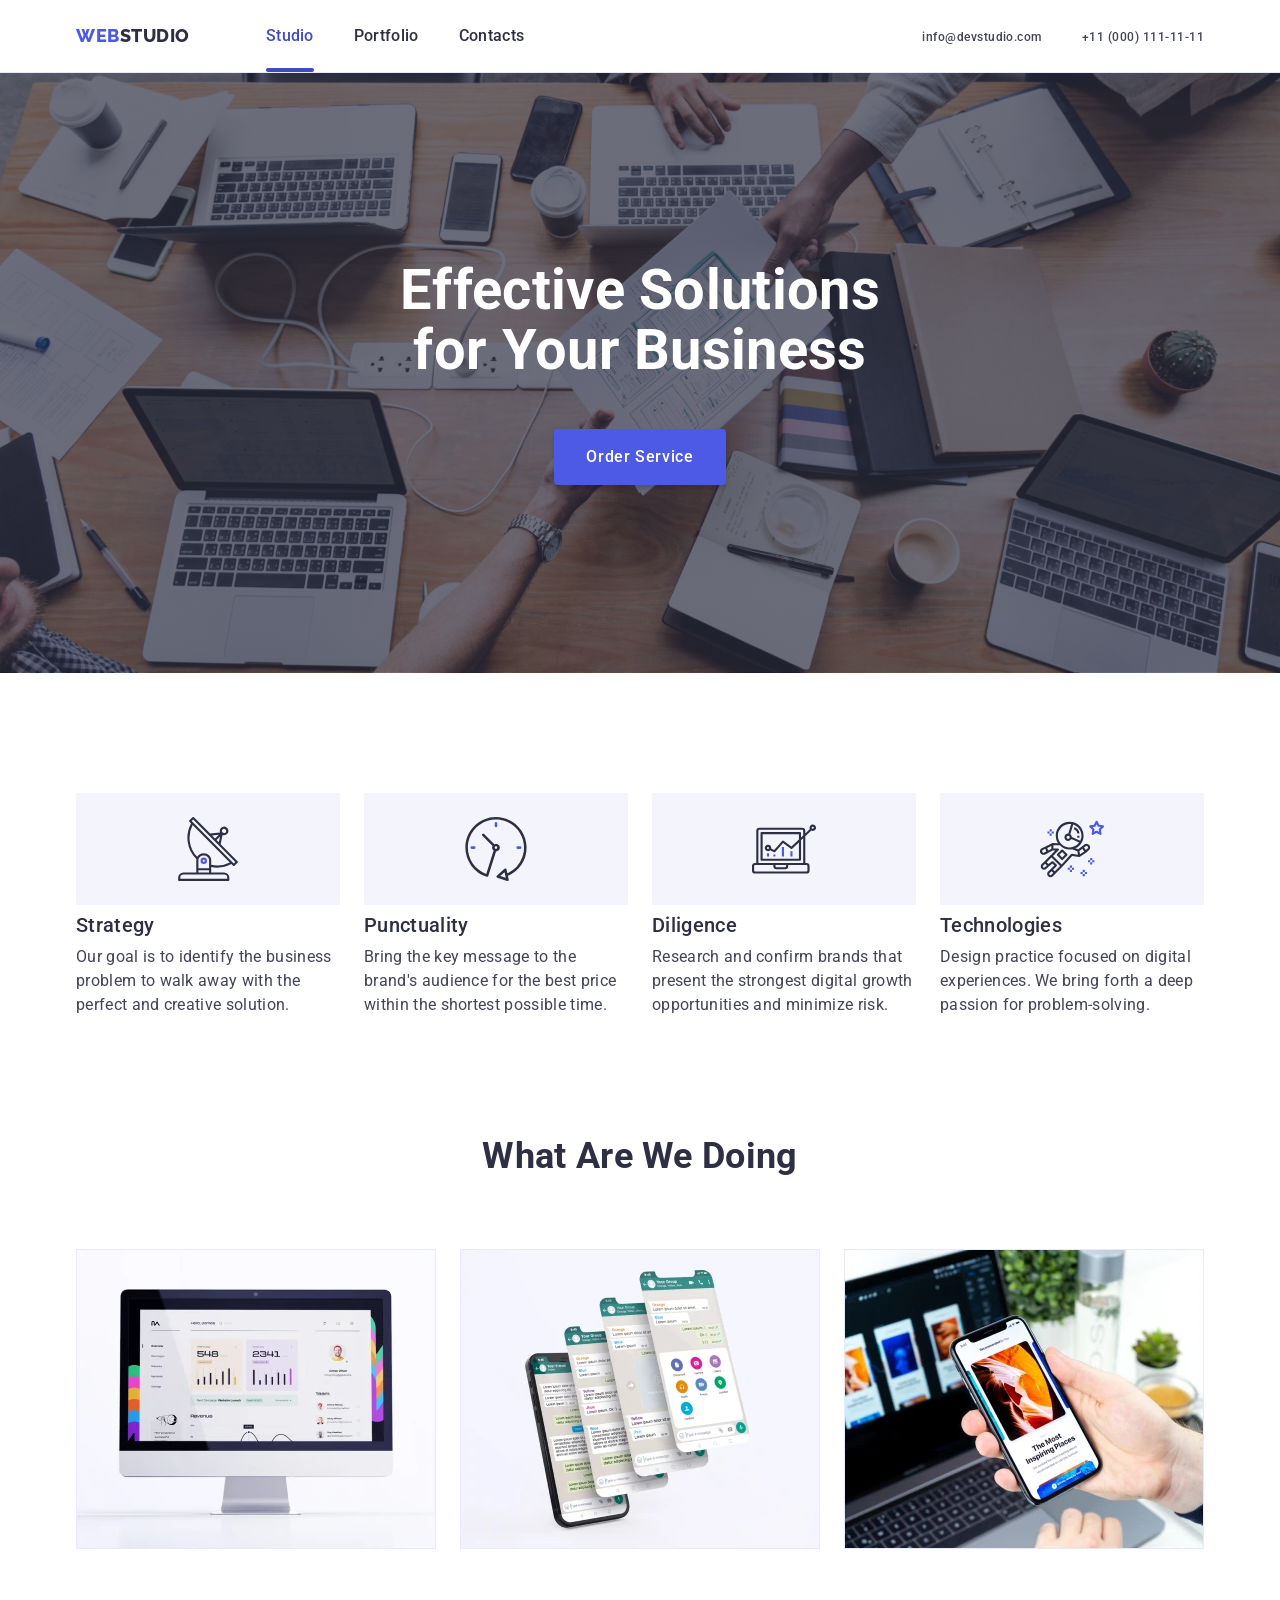
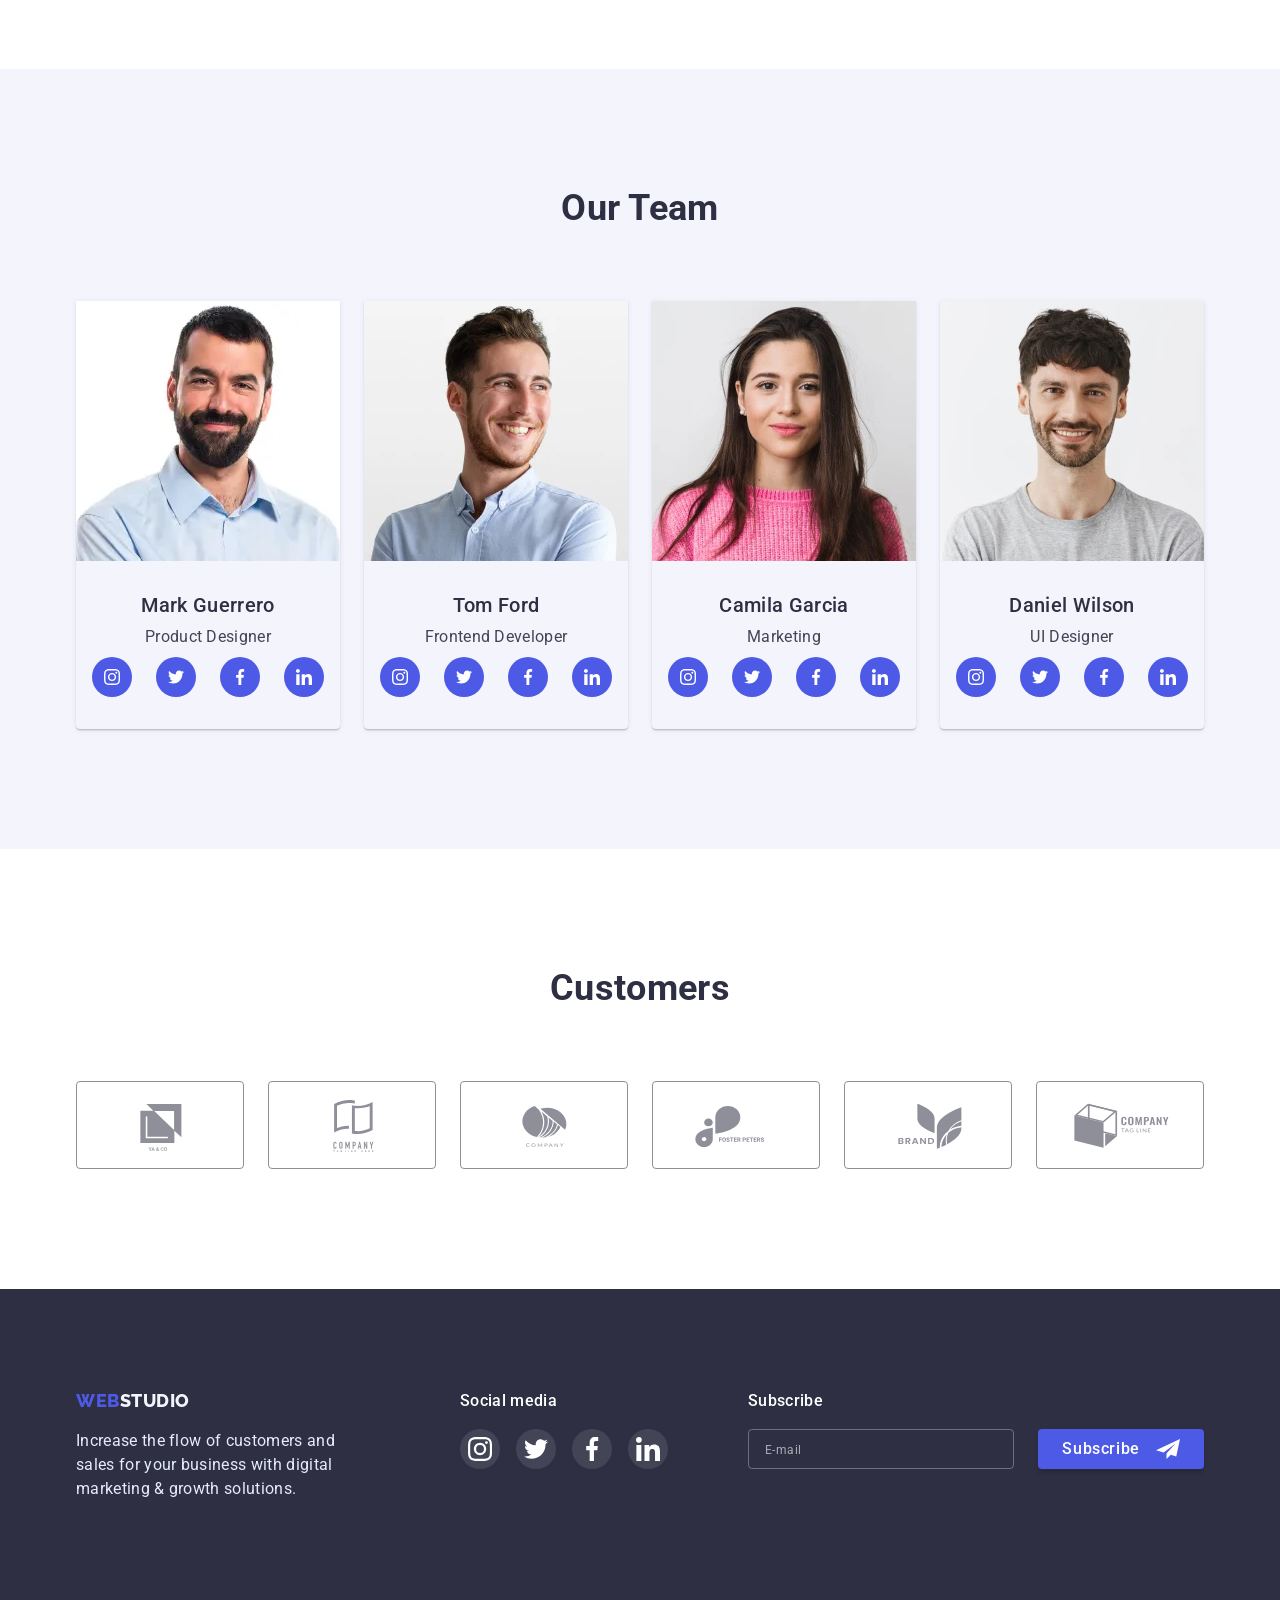
<file: index.html>
<!DOCTYPE html>
<html lang="en">
  <head>
    <meta charset="UTF-8" />
    <meta http-equiv="X-UA-Compatible" content="IE=edge" />
    <meta name="viewport" content="width=device-width, initial-scale=1.0" />
    <title>Web Studio</title>

    <!-- modern normalize -->
    <link
      rel="stylesheet"
      href="https://cdnjs.cloudflare.com/ajax/libs/modern-normalize/1.0.0/modern-normalize.min.css"
    />

    <!-- google fonts styles -->
    <link rel="preconnect" href="https://fonts.googleapis.com" />
    <link rel="preconnect" href="https://fonts.gstatic.com" crossorigin />
    <link
      href="https://fonts.googleapis.com/css2?family=Raleway:wght@800&family=Roboto:wght@400;500;700;900&display=swap"
      rel="stylesheet"
    />

    <!-- my styles sheet -->
    <link rel="stylesheet" href="./css/styles.css" />
  </head>
  <body>
    <!-- top line -->
    <header class="top-line">
      <div class="container header">
        <a class="logo logo--dark" href="./index.html">
          <span class="logo--accent">Web</span>Studio
        </a>

        <div class="nav__wrapper">
          <nav class="nav">
            <ul class="nav__list">
              <li class="nav__item">
                <a class="nav__link nav__link--current" href="./index.html"
                  >Studio</a
                >
              </li>
              <li class="nav__item">
                <a class="nav__link" href="./portfolio.html">Portfolio</a>
              </li>
              <li class="nav__item">
                <a class="nav__link" href="">Contacts</a>
              </li>
            </ul>
          </nav>
          <ul class="header-contact">
            <li class="header-contact__item">
              <a class="header-contact__link" href="mailto:info@devstudio.com"
                >info@devstudio.com</a
              >
            </li>
            <li class="header-contact__item">
              <a class="header-contact__link" href="tel:+110001111111"
                >+11 (000) 111-11-11</a
              >
            </li>
          </ul>
        </div>

        <button
          type="button"
          class="menu-btn js-open-menu"
          aria-expanded="false"
          aria-controls="mobile-menu"
        >
          <svg class="menu-btn__icon-open">
            <use href="./images/icon.svg#burger"></use>
          </svg>
        </button>

        <div class="header-menu js-menu-container" id="mobile-menu">
          <nav class="nav">
            <ul class="nav__list">
              <li class="nav__item">
                <a class="nav__link nav__link--current" href="./index.html"
                  >Studio</a
                >
              </li>
              <li class="nav__item">
                <a class="nav__link" href="./portfolio.html">Portfolio</a>
              </li>
              <li class="nav__item">
                <a class="nav__link" href="">Contacts</a>
              </li>
            </ul>
          </nav>
          <div>
            <ul class="header-contact">
              <li class="header-contact__item">
                <a class="header-contact__link" href="mailto:info@devstudio.com"
                  >info@devstudio.com</a
                >
              </li>
              <li class="header-contact__item">
                <a
                  class="header-contact__link menu-tel"
                  href="tel:+110001111111"
                  >+11 (000) 111-11-11</a
                >
              </li>
            </ul>

            <ul class="menu-social__list">
              <li class="social__item">
                <a class="social__link" href="#" aria-label="instagram">
                  <svg class="social__icon">
                    <use href="./images/icon.svg#instagram"></use>
                  </svg>
                </a>
              </li>
              <li class="social__item">
                <a class="social__link" href="#" aria-label="twitter">
                  <svg class="social__icon">
                    <use href="./images/icon.svg#twitter"></use>
                  </svg>
                </a>
              </li>
              <li class="social__item">
                <a class="social__link" href="#" aria-label="facebook">
                  <svg class="social__icon">
                    <use href="./images/icon.svg#facebook"></use>
                  </svg>
                </a>
              </li>
              <li class="social__item">
                <a class="social__link" href="#" aria-label="linkedin">
                  <svg class="social__icon">
                    <use href="./images/icon.svg#linkedin"></use>
                  </svg>
                </a>
              </li>
            </ul>
          </div>
          <button type="button" class="modal-btn__close js-close-menu">
            <svg class="modal-btn__icon">
              <use href="./images/icon.svg#close"></use>
            </svg>
          </button>
        </div>
      </div>
    </header>
    <main>
      <!-- hero -->
      <section class="hero">
        <div class="container">
          <h1 class="hero__title">
            Effective Solutions<br />
            for Your Business
          </h1>
          <button data-modal-open type="button" class="button button--accent">
            Order Service
          </button>
        </div>
      </section>

      <!-- our features -->
      <section class="section">
        <div class="container">
          <h2 class="visually-hidden">features</h2>
          <ul class="feature__list">
            <li class="feature__item">
              <div class="feature__thumb">
                <svg class="feature__icon">
                  <use href="./images/icon.svg#antenna"></use>
                </svg>
              </div>

              <h3 class="feature__title">Strategy</h3>
              <p class="feature__description">
                Our goal is to identify the business problem to walk away with
                the perfect and creative solution.
              </p>
            </li>
            <li class="feature__item">
              <div class="feature__thumb">
                <svg class="feature__icon">
                  <use href="./images/icon.svg#clock"></use>
                </svg>
              </div>

              <h3 class="feature__title">Punctuality</h3>
              <p class="feature__description">
                Bring the key message to the brand's audience for the best price
                within the shortest possible time.
              </p>
            </li>
            <li class="feature__item">
              <div class="feature__thumb">
                <svg class="feature__icon">
                  <use href="./images/icon.svg#diagram"></use>
                </svg>
              </div>

              <h3 class="feature__title">Diligence</h3>
              <p class="feature__description">
                Research and confirm brands that present the strongest digital
                growth opportunities and minimize risk.
              </p>
            </li>
            <li class="feature__item">
              <div class="feature__thumb">
                <svg class="feature__icon">
                  <use href="./images/icon.svg#astronaut"></use>
                </svg>
              </div>

              <h3 class="feature__title">Technologies</h3>
              <p class="feature__description">
                Design practice focused on digital experiences. We bring forth a
                deep passion for problem-solving.
              </p>
            </li>
          </ul>
        </div>
      </section>

      <!-- what are we doing -->
      <section class="section product">
        <div class="container">
          <h2 class="title">What are we doing</h2>
          <ul class="product__list">
            <li class="product__item">
              <picture>
                <source
                  srcset="
                    ./images/product/product-1.webp 1x,
                    ./images/product/product-1.webp 2x
                  "
                  type="image/webp"
                />
                <source
                  srcset="
                    ./images/product/product-1.jpg 1x,
                    ./images/product/product-1.jpg 2x
                  "
                />
                <img
                  src="./images/product/product-1.jpg"
                  alt="design website for desktop"
                  width="360"
                />
              </picture>
            </li>
            <li class="product__item">
              <picture>
                <source
                  srcset="
                    ./images/product/product-2.webp 1x,
                    ./images/product/product-2.webp 2x
                  "
                  type="image/webp"
                />
                <source
                  srcset="
                    ./images/product/product-2.jpg 1x,
                    ./images/product/product-2.jpg 2x
                  "
                />
                <img
                  src="./images/product/product-2.jpg"
                  alt="design mobile application"
                  width="360"
                />
              </picture>
            </li>
            <li class="product__item">
              <picture>
                <source
                  srcset="
                    ./images/product/product-3.webp 1x,
                    ./images/product/product-3.webp 2x
                  "
                  type="image/webp"
                />
                <source
                  srcset="
                    ./images/product/product-3.jpg 1x,
                    ./images/product/product-3.jpg 2x
                  "
                />
                <img
                  src="./images/product/product-3.jpg"
                  alt="design website for smartphone"
                  width="360"
                />
              </picture>
            </li>
          </ul>
        </div>
      </section>

      <!-- our team -->
      <section class="section team">
        <div class="container">
          <h2 class="title">Our Team</h2>
          <ul class="team__list">
            <li class="team__item">
              <picture>
                <source
                  srcset="
                    ./images/team/expert-1.webp    1x,
                    ./images/team/expert-1@2x.webp 2x
                  "
                  type="image/webp"
                />
                <source
                  srcset="
                    ./images/team/expert-1.jpg    1x,
                    ./images/team/expert-1@2x.jpg 2x
                  "
                />
                <img
                  src="./images/team/expert-1.jpg"
                  alt="expert mark"
                  width="264"
                  class="team__photo"
                />
              </picture>

              <div class="team-wrapper">
                <h3 class="team__name">Mark Guerrero</h3>
                <p class="team__position">Product Designer</p>
                <ul class="team-social__list">
                  <li class="social__item">
                    <a class="social__link" href="" aria-label="instagram">
                      <svg class="social__icon">
                        <use href="./images/icon.svg#instagram"></use>
                      </svg>
                    </a>
                  </li>
                  <li class="social__item">
                    <a class="social__link" href="" aria-label="twitter">
                      <svg class="social__icon">
                        <use href="./images/icon.svg#twitter"></use>
                      </svg>
                    </a>
                  </li>
                  <li class="social__item">
                    <a class="social__link" href="" aria-label="facebook">
                      <svg class="social__icon">
                        <use href="./images/icon.svg#facebook"></use>
                      </svg>
                    </a>
                  </li>
                  <li class="social__item">
                    <a class="social__link" href="" aria-label="linkedin">
                      <svg class="social__icon">
                        <use href="./images/icon.svg#linkedin"></use>
                      </svg>
                    </a>
                  </li>
                </ul>
              </div>
            </li>
            <li class="team__item">
              <picture>
                <source
                  srcset="
                    ./images/team/expert-2.webp    1x,
                    ./images/team/expert-2@2x.webp 2x
                  "
                  type="image/webp"
                />
                <source
                  srcset="
                    ./images/team/expert-2.jpg    1x,
                    ./images/team/expert-2@2x.jpg 2x
                  "
                />
                <img
                  src="./images/team/expert-2.jpg"
                  alt="expert tom"
                  width="264"
                  class="team__photo"
                />
              </picture>

              <div class="team-wrapper">
                <h3 class="team__name">Tom Ford</h3>
                <p class="team__position">Frontend Developer</p>
                <ul class="team-social__list">
                  <li class="social__item">
                    <a class="social__link" href="" aria-label="instagram">
                      <svg class="social__icon">
                        <use href="./images/icon.svg#instagram"></use>
                      </svg>
                    </a>
                  </li>
                  <li class="social__item">
                    <a class="social__link" href="" aria-label="twitter">
                      <svg class="social__icon">
                        <use href="./images/icon.svg#twitter"></use>
                      </svg>
                    </a>
                  </li>
                  <li class="social__item">
                    <a class="social__link" href="" aria-label="facebook">
                      <svg class="social__icon">
                        <use href="./images/icon.svg#facebook"></use>
                      </svg>
                    </a>
                  </li>
                  <li class="social__item">
                    <a class="social__link" href="" aria-label="linkedin">
                      <svg class="social__icon">
                        <use href="./images/icon.svg#linkedin"></use>
                      </svg>
                    </a>
                  </li>
                </ul>
              </div>
            </li>
            <li class="team__item">
              <picture>
                <source
                  srcset="
                    ./images/team/expert-3.webp    1x,
                    ./images/team/expert-3@2x.webp 2x
                  "
                  type="image/webp"
                />
                <source
                  srcset="
                    ./images/team/expert-3.jpg    1x,
                    ./images/team/expert-3@2x.jpg 2x
                  "
                />
                <img
                  src="./images/team/expert-3.jpg"
                  alt="expert camila"
                  width="264"
                  class="team__photo"
                />
              </picture>

              <div class="team-wrapper">
                <h3 class="team__name">Camila Garcia</h3>
                <p class="team__position">Marketing</p>
                <ul class="team-social__list">
                  <li class="social__item">
                    <a class="social__link" href="" aria-label="instagram">
                      <svg class="social__icon">
                        <use href="./images/icon.svg#instagram"></use>
                      </svg>
                    </a>
                  </li>
                  <li class="social__item">
                    <a class="social__link" href="" aria-label="twitter">
                      <svg class="social__icon">
                        <use href="./images/icon.svg#twitter"></use>
                      </svg>
                    </a>
                  </li>
                  <li class="social__item">
                    <a class="social__link" href="" aria-label="facebook">
                      <svg class="social__icon">
                        <use href="./images/icon.svg#facebook"></use>
                      </svg>
                    </a>
                  </li>
                  <li class="social__item">
                    <a class="social__link" href="" aria-label="linkedin">
                      <svg class="social__icon">
                        <use href="./images/icon.svg#linkedin"></use>
                      </svg>
                    </a>
                  </li>
                </ul>
              </div>
            </li>
            <li class="team__item">
              <picture>
                <source
                  srcset="
                    ./images/team/expert-4.webp    1x,
                    ./images/team/expert-4@2x.webp 2x
                  "
                  type="image/webp"
                />
                <source
                  srcset="
                    ./images/team/expert-4.jpg    1x,
                    ./images/team/expert-4@2x.jpg 2x
                  "
                />
                <img
                  src="./images/team/expert-4.jpg"
                  alt="expert daniel"
                  width="264"
                  class="team__photo"
                />
              </picture>

              <div class="team-wrapper">
                <h3 class="team__name">Daniel Wilson</h3>
                <p class="team__position">UI Designer</p>
                <ul class="team-social__list">
                  <li class="social__item">
                    <a class="social__link" href="" aria-label="instagram">
                      <svg class="social__icon">
                        <use href="./images/icon.svg#instagram"></use>
                      </svg>
                    </a>
                  </li>
                  <li class="social__item">
                    <a class="social__link" href="" aria-label="twitter">
                      <svg class="social__icon">
                        <use href="./images/icon.svg#twitter"></use>
                      </svg>
                    </a>
                  </li>
                  <li class="social__item">
                    <a class="social__link" href="" aria-label="facebook">
                      <svg class="social__icon">
                        <use href="./images/icon.svg#facebook"></use>
                      </svg>
                    </a>
                  </li>
                  <li class="social__item">
                    <a class="social__link" href="" aria-label="linkedin">
                      <svg class="social__icon">
                        <use href="./images/icon.svg#linkedin"></use>
                      </svg>
                    </a>
                  </li>
                </ul>
              </div>
            </li>
          </ul>
        </div>
      </section>

      <!-- clients -->
      <section class="section">
        <div class="container container__tablet">
          <h2 class="title">Customers</h2>
          <ul class="client__list">
            <li class="client__item">
              <a href="" class="client__link">
                <svg class="client__icon">
                  <use href="./images/icon.svg#logo-1"></use>
                </svg>
              </a>
            </li>
            <li class="client__item">
              <a href="" class="client__link">
                <svg class="client__icon">
                  <use href="./images/icon.svg#logo-2"></use>
                </svg>
              </a>
            </li>
            <li class="client__item">
              <a href="" class="client__link">
                <svg class="client__icon">
                  <use href="./images/icon.svg#logo-3"></use>
                </svg>
              </a>
            </li>
            <li class="client__item">
              <a href="" class="client__link">
                <svg class="client__icon">
                  <use href="./images/icon.svg#logo-4"></use>
                </svg>
              </a>
            </li>
            <li class="client__item">
              <a href="" class="client__link">
                <svg class="client__icon">
                  <use href="./images/icon.svg#logo-5"></use>
                </svg>
              </a>
            </li>
            <li class="client__item">
              <a href="" class="client__link">
                <svg class="client__icon">
                  <use href="./images/icon.svg#logo-6"></use>
                </svg>
              </a>
            </li>
          </ul>
        </div>
      </section>
    </main>

    <!-- footer -->
    <footer class="section footer">
      <div class="container container__tablet footer-wrapper">
        <div class="footer-logo">
          <a class="logo logo--light" href="./index.html">
            <span class="logo--accent">Web</span>Studio
          </a>
          <p class="footer__text">
            Increase the flow of customers and sales for your business with
            digital marketing & growth solutions.
          </p>
        </div>
        <div class="footer-social">
          <p class="footer-social__text">Social media</p>
          <ul class="footer-social__list">
            <li class="footer-social__item">
              <a class="footer-social__link" href="" aria-label="instagram">
                <svg class="footer-social__icon">
                  <use href="./images/icon.svg#instagram"></use>
                </svg>
              </a>
            </li>
            <li class="footer-social__item">
              <a class="footer-social__link" href="" aria-label="twitter">
                <svg class="footer-social__icon">
                  <use href="./images/icon.svg#twitter"></use>
                </svg>
              </a>
            </li>
            <li class="footer-social__item">
              <a class="footer-social__link" href="" aria-label="facebook">
                <svg class="footer-social__icon">
                  <use href="./images/icon.svg#facebook"></use>
                </svg>
              </a>
            </li>
            <li class="footer-social__item">
              <a class="footer-social__link" href="" aria-label="linkedin">
                <svg class="footer-social__icon">
                  <use href="./images/icon.svg#linkedin"></use>
                </svg>
              </a>
            </li>
          </ul>
        </div>
        <form class="footer-form">
          <div class="footer-form__wrapper">
            <label for="footer-form" class="footer-form__label"
              >Subscribe</label
            >
            <input
              type="email"
              name="email"
              id="footer-form"
              placeholder="E-mail"
              class="footer-form__input"
            />
          </div>
          <button type="submit" class="button button--accent">
            Subscribe
            <svg class="footer-form__icon">
              <use href="./images/icon.svg#send"></use>
            </svg>
          </button>
        </form>
      </div>
    </footer>

    <!-- modal -->
    <!-- backdrop -->
    <div data-modal class="backdrop is-hidden">
      <div class="modal">
        <button data-modal-close type="button" class="modal-btn__close">
          <svg class="modal-btn__icon">
            <use href="./images/icon.svg#close"></use>
          </svg>
        </button>

        <!-- form -->
        <form class="modal-form">
          <p class="modal-form__title">
            Leave your contacts and we will call you back
          </p>
          <label class="modal-form__label">
            <span class="modal-form__desc"> Name </span>
            <div class="modal-form__field-wrapper">
              <input
                type="text"
                name="username"
                class="modal-form__field"
                required
                pattern="^[a-zA-Z]+\s[a-zA-Z]+$"
                title="Max Masterko"
              />
              <svg class="modal-form__icon">
                <use href="./images/icon.svg#person"></use>
              </svg>
            </div>
          </label>

          <label class="modal-form__label">
            <span class="modal-form__desc"> Phone </span>

            <div class="modal-form__field-wrapper">
              <input
                type="tel"
                name="phone"
                class="modal-form__field"
                required
                pattern="^([+][0-9]{5})\s([0-9]{3})\s([0-9]{2})\s([0-9]{2})$"
                title="+11111 111 11 11"
              />
              <svg class="modal-form__icon">
                <use href="./images/icon.svg#phone"></use>
              </svg>
            </div>
          </label>

          <label class="modal-form__label"
            ><span class="modal-form__desc"> Email </span>
            <div class="modal-form__field-wrapper">
              <input
                type="email"
                name="email"
                class="modal-form__field"
                required
                pattern="^\w+@[a-zA-Z_]+?\.[a-zA-Z]{2,3}$"
                title="mail@mail.com"
              />
              <svg class="modal-form__icon">
                <use href="./images/icon.svg#email"></use>
              </svg>
            </div>
          </label>

          <label class="modal-form__label">
            <span class="modal-form__desc"> Comment</span>
            <textarea
              name="comment"
              placeholder="Text input"
              class="modal-form__comment-field"
            ></textarea>
          </label>

          <input
            id="checkbox"
            type="checkbox"
            name="privacy-policy"
            class="modal-form__check visually-hidden"
          />
          <label for="checkbox" class="agreement">
            <span class="agreement__text"
              >I accept the terms and conditions of the
              <a href="#" class="agreement__link">Privacy Policy</a></span
            >
          </label>

          <button type="submit" class="button button--accent">Send</button>
        </form>
      </div>
    </div>

    <script src="./js/modal.js"></script>
    <script src="./js/mobile-menu.js"></script>
  </body>
</html>
</file>
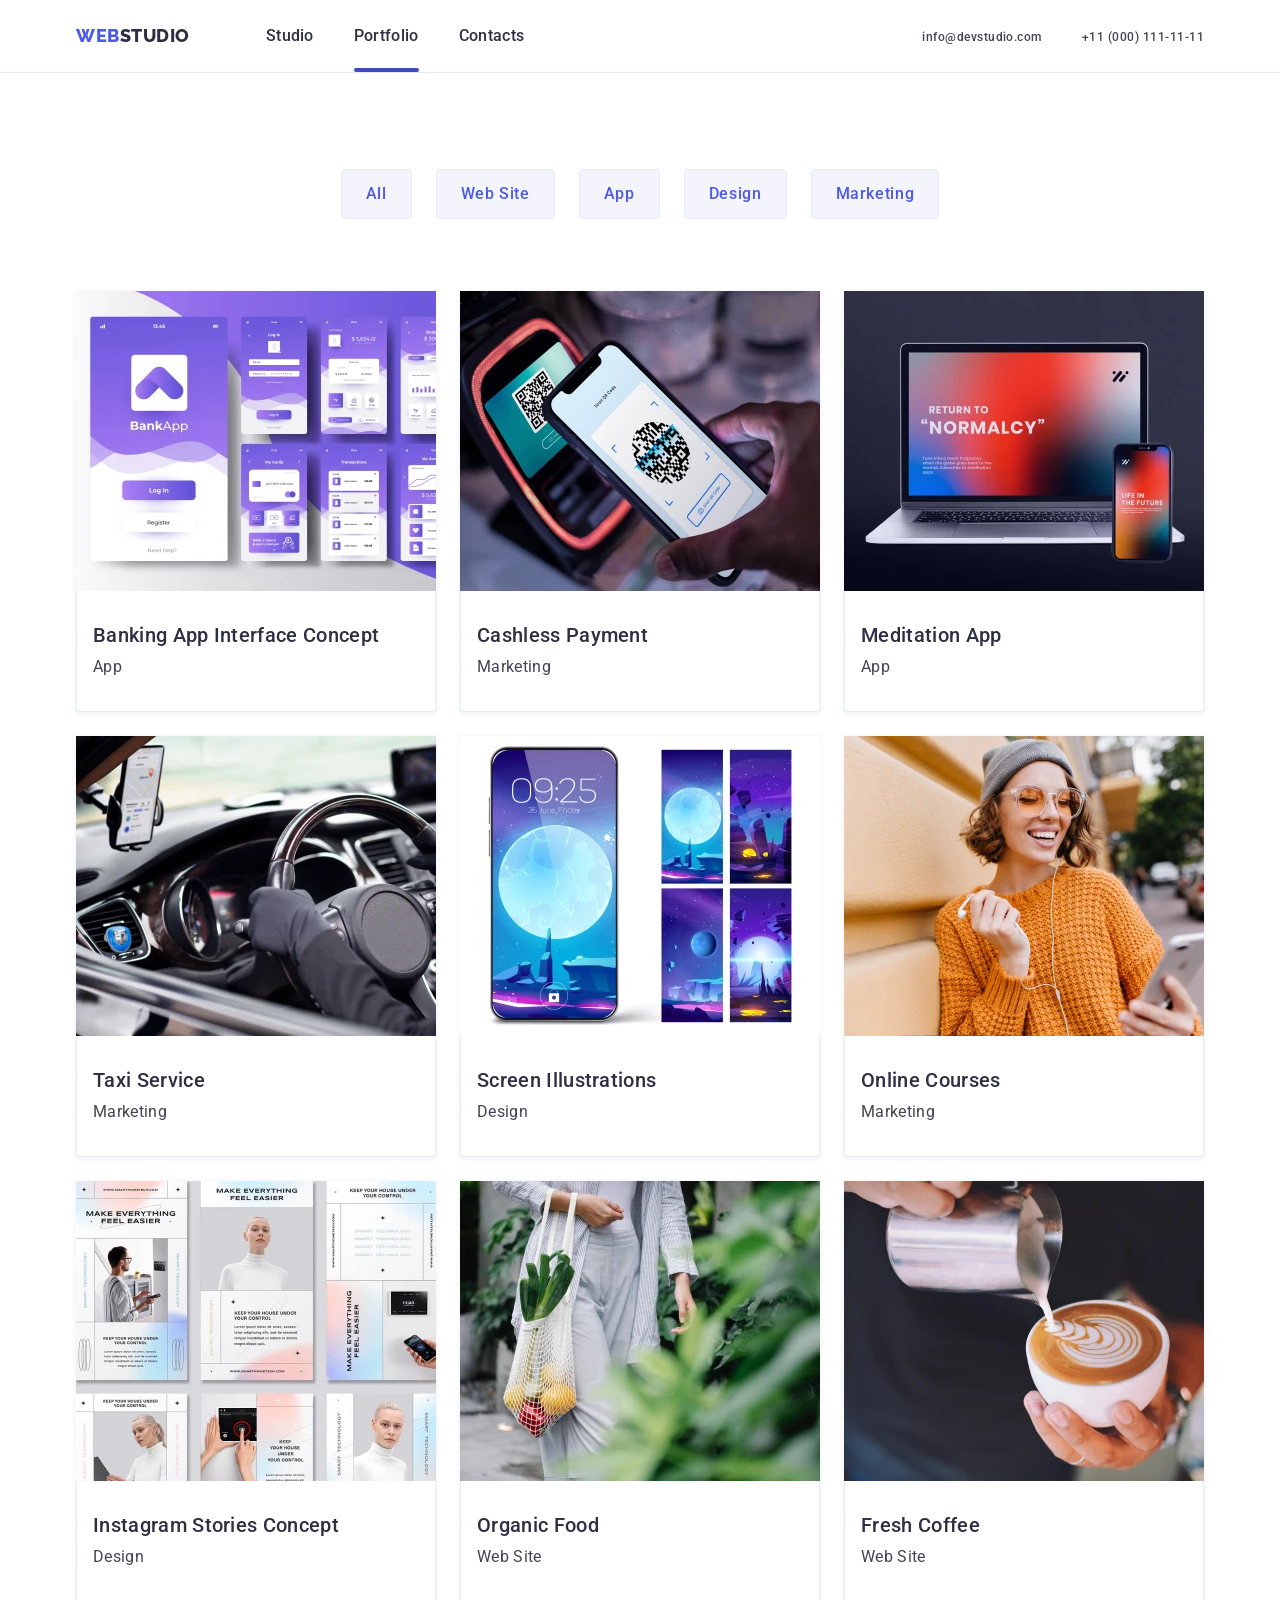
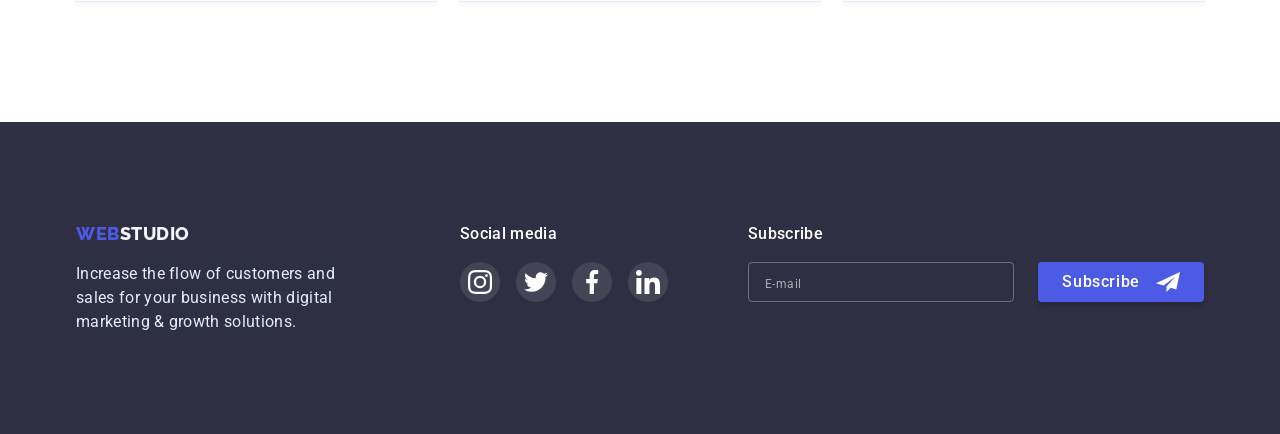
<file: portfolio.html>
<!DOCTYPE html>
<html lang="en">
  <head>
    <meta charset="UTF-8" />
    <meta http-equiv="X-UA-Compatible" content="IE=edge" />
    <meta name="viewport" content="width=device-width, initial-scale=1.0" />
    <title>Web Studio</title>

    <!-- modern normalize -->
    <link
      rel="stylesheet"
      href="https://cdnjs.cloudflare.com/ajax/libs/modern-normalize/1.0.0/modern-normalize.min.css"
    />

    <!-- google fonts styles -->
    <link rel="preconnect" href="https://fonts.googleapis.com" />
    <link rel="preconnect" href="https://fonts.gstatic.com" crossorigin />
    <link
      href="https://fonts.googleapis.com/css2?family=Raleway:wght@800&family=Roboto:wght@400;500;700;900&display=swap"
      rel="stylesheet"
    />

    <!-- my styles sheet -->
    <link rel="stylesheet" href="./css/styles.css" />
  </head>
  <body>
    <!-- top line -->
    <header class="top-line">
      <div class="container header">
        <a class="logo logo--dark" href="./index.html">
          <span class="logo--accent">Web</span>Studio
        </a>

        <div class="nav__wrapper">
          <nav class="nav">
            <ul class="nav__list">
              <li class="nav__item">
                <a class="nav__link" href="./index.html">Studio</a>
              </li>
              <li class="nav__item nav__link--current">
                <a class="nav__link" href="./portfolio.html">Portfolio</a>
              </li>
              <li class="nav__item">
                <a class="nav__link" href="">Contacts</a>
              </li>
            </ul>
          </nav>
          <ul class="header-contact">
            <li class="header-contact__item">
              <a class="header-contact__link" href="mailto:info@devstudio.com"
                >info@devstudio.com</a
              >
            </li>
            <li class="header-contact__item">
              <a class="header-contact__link" href="tel:+110001111111"
                >+11 (000) 111-11-11</a
              >
            </li>
          </ul>
        </div>

        <button
          type="button"
          class="menu-btn js-open-menu"
          aria-expanded="false"
          aria-controls="mobile-menu"
        >
          <svg class="menu-btn__icon-open">
            <use href="./images/icon.svg#burger"></use>
          </svg>
        </button>

        <div class="header-menu js-menu-container" id="mobile-menu">
          <nav class="nav">
            <ul class="nav__list">
              <li class="nav__item">
                <a class="nav__link nav__link--current" href="./index.html"
                  >Studio</a
                >
              </li>
              <li class="nav__item">
                <a class="nav__link" href="./portfolio.html">Portfolio</a>
              </li>
              <li class="nav__item">
                <a class="nav__link" href="">Contacts</a>
              </li>
            </ul>
          </nav>
          <div>
            <ul class="header-contact">
              <li class="header-contact__item">
                <a class="header-contact__link" href="mailto:info@devstudio.com"
                  >info@devstudio.com</a
                >
              </li>
              <li class="header-contact__item">
                <a
                  class="header-contact__link menu-tel"
                  href="tel:+110001111111"
                  >+11 (000) 111-11-11</a
                >
              </li>
            </ul>

            <ul class="menu-social__list">
              <li class="social__item">
                <a class="social__link" href="#" aria-label="instagram">
                  <svg class="social__icon">
                    <use href="./images/icon.svg#instagram"></use>
                  </svg>
                </a>
              </li>
              <li class="social__item">
                <a class="social__link" href="#" aria-label="twitter">
                  <svg class="social__icon">
                    <use href="./images/icon.svg#twitter"></use>
                  </svg>
                </a>
              </li>
              <li class="social__item">
                <a class="social__link" href="#" aria-label="facebook">
                  <svg class="social__icon">
                    <use href="./images/icon.svg#facebook"></use>
                  </svg>
                </a>
              </li>
              <li class="social__item">
                <a class="social__link" href="#" aria-label="linkedin">
                  <svg class="social__icon">
                    <use href="./images/icon.svg#linkedin"></use>
                  </svg>
                </a>
              </li>
            </ul>
          </div>
          <button type="button" class="modal-btn__close js-close-menu">
            <svg class="modal-btn__icon">
              <use href="./images/icon.svg#close"></use>
            </svg>
          </button>
        </div>
      </div>
    </header>

    <!-- project -->
    <main>
      <section class="section project">
        <!-- project button -->
        <div class="container">
          <h1 class="visually-hidden">project</h1>

          <ul class="project-btn">
            <li class="project-btn__item">
              <button type="button" class="button button--light">All</button>
            </li>
            <li class="project-btn__item">
              <button type="button" class="button button--light">
                Web Site
              </button>
            </li>
            <li class="project-btn__item">
              <button type="button" class="button button--light">App</button>
            </li>
            <li class="project-btn__item">
              <button type="button" class="button button--light">Design</button>
            </li>
            <li class="project-btn__item">
              <button type="button" class="button button--light">
                Marketing
              </button>
            </li>
          </ul>

          <!-- project example -->

          <ul class="project__list">
            <li class="project__item">
              <a href="" class="project__link">
                <div class="project__wrapper">
                  <picture>
                    <source
                      srcset="
                        ./images/portfolio-project/mobile/project-1-428.webp    1x,
                        ./images/portfolio-project/mobile/project-1-428@2x.webp 2x
                      "
                      media="(max-width: 767px)"
                      type="image/webp"
                    />
                    <source
                      srcset="
                        ./images/portfolio-project/mobile/project-1-428.jpg    1x,
                        ./images/portfolio-project/mobile/project-1-428@2x.jpg 2x
                      "
                      media="(max-width: 767px)"
                    />
                    <source
                      srcset="
                        ./images/portfolio-project/desktop/project-1-1200.webp    1x,
                        ./images/portfolio-project/desktop/project-1-1200@2x.webp 2x
                      "
                      media="(min-width: 1200px)"
                      type="image/webp"
                    />
                    <source
                      srcset="
                        ./images/portfolio-project/desktop/project-1-1200.jpg    1x,
                        ./images/portfolio-project/desktop/project-1-1200@2x.jpg 2x
                      "
                      media="(min-width: 1200px)"
                    />
                    <source
                      srcset="
                        ./images/portfolio-project/tablet/project-1-768.webp    1x,
                        ./images/portfolio-project/tablet/project-1-768@2x.webp 2x
                      "
                      media="(min-width: 768px)"
                      type="image/webp"
                    />
                    <source
                      srcset="
                        ./images/portfolio-project/tablet/project-1-768.jpg    1x,
                        ./images/portfolio-project/tablet/project-1-768@2x.jpg 2x
                      "
                      media="(min-width: 768px)"
                    />
                    <img
                      src="./images/portfolio-project/mobile/project-1-428.jpg"
                      alt="app for a bank"
                    />
                  </picture>
                  <p class="project__overlay">
                    14 Stylish and User-Friendly App Design Concepts · Task
                    Manager App · Calorie Tracker App · Exotic Fruit Ecommerce
                    App · Cloud Storage App
                  </p>
                </div>
                <div class="project__description">
                  <h2 class="project__title">Banking App Interface Concept</h2>
                  <p class="project__category">App</p>
                </div>
              </a>
            </li>
            <li class="project__item">
              <a href="" class="project__link">
                <div class="project__wrapper">
                  <picture>
                    <source
                      srcset="
                        ./images/portfolio-project/mobile/project-2-428.webp    1x,
                        ./images/portfolio-project/mobile/project-2-428@2x.webp 2x
                      "
                      media="(max-width: 767px)"
                      type="image/webp"
                    />
                    <source
                      srcset="
                        ./images/portfolio-project/mobile/project-2-428.jpg    1x,
                        ./images/portfolio-project/mobile/project-2-428@2x.jpg 2x
                      "
                      media="(max-width: 767px)"
                    />
                    <source
                      srcset="
                        ./images/portfolio-project/desktop/project-2-1200.webp    1x,
                        ./images/portfolio-project/desktop/project-2-1200@2x.webp 2x
                      "
                      media="(min-width: 1200px)"
                      type="image/webp"
                    />
                    <source
                      srcset="
                        ./images/portfolio-project/desktop/project-2-1200.jpg    1x,
                        ./images/portfolio-project/desktop/project-2-1200@2x.jpg 2x
                      "
                      media="(min-width: 1200px)"
                    />
                    <source
                      srcset="
                        ./images/portfolio-project/tablet/project-2-768.webp    1x,
                        ./images/portfolio-project/tablet/project-2-768@2x.webp 2x
                      "
                      media="(min-width: 768px)"
                      type="image/webp"
                    />
                    <source
                      srcset="
                        ./images/portfolio-project/tablet/project-2-768.jpg    1x,
                        ./images/portfolio-project/tablet/project-2-768@2x.jpg 2x
                      "
                      media="(min-width: 768px)"
                    />
                    <img
                      src="./images/portfolio-project/mobile/project-2-428.jpg"
                      alt="app for a payment"
                    />
                  </picture>

                  <p class="project__overlay">
                    14 Stylish and User-Friendly App Design Concepts · Task
                    Manager App · Calorie Tracker App · Exotic Fruit Ecommerce
                    App · Cloud Storage App
                  </p>
                </div>

                <div class="project__description">
                  <h2 class="project__title">Cashless Payment</h2>
                  <p class="project__category">Marketing</p>
                </div>
              </a>
            </li>
            <li class="project__item">
              <a href="" class="project__link">
                <div class="project__wrapper">
                  <picture>
                    <source
                      srcset="
                        ./images/portfolio-project/mobile/project-3-428.webp    1x,
                        ./images/portfolio-project/mobile/project-3-428@2x.webp 2x
                      "
                      media="(max-width: 767px)"
                      type="image/webp"
                    />
                    <source
                      srcset="
                        ./images/portfolio-project/mobile/project-3-428.jpg    1x,
                        ./images/portfolio-project/mobile/project-3-428@2x.jpg 2x
                      "
                      media="(max-width: 767px)"
                    />
                    <source
                      srcset="
                        ./images/portfolio-project/desktop/project-3-1200.webp    1x,
                        ./images/portfolio-project/desktop/project-3-1200@2x.webp 2x
                      "
                      media="(min-width: 1200px)"
                      type="image/webp"
                    />
                    <source
                      srcset="
                        ./images/portfolio-project/desktop/project-3-1200.jpg    1x,
                        ./images/portfolio-project/desktop/project-3-1200@2x.jpg 2x
                      "
                      media="(min-width: 1200px)"
                    />
                    <source
                      srcset="
                        ./images/portfolio-project/tablet/project-3-768.webp    1x,
                        ./images/portfolio-project/tablet/project-3-768@2x.webp 2x
                      "
                      media="(min-width: 768px)"
                      type="image/webp"
                    />
                    <source
                      srcset="
                        ./images/portfolio-project/tablet/project-3-768.jpg    1x,
                        ./images/portfolio-project/tablet/project-3-768@2x.jpg 2x
                      "
                      media="(min-width: 768px)"
                    />
                    <img
                      src="./images/portfolio-project/mobile/project-3-428.jpg"
                      alt="app for meditation"
                    />
                  </picture>
                  <p class="project__overlay">
                    14 Stylish and User-Friendly App Design Concepts · Task
                    Manager App · Calorie Tracker App · Exotic Fruit Ecommerce
                    App · Cloud Storage App
                  </p>
                </div>

                <div class="project__description">
                  <h2 class="project__title">Meditation App</h2>
                  <p class="project__category">App</p>
                </div>
              </a>
            </li>
            <li class="project__item">
              <a href="" class="project__link">
                <div class="project__wrapper">
                  <picture>
                    <source
                      srcset="
                        ./images/portfolio-project/mobile/project-4-428.webp    1x,
                        ./images/portfolio-project/mobile/project-4-428@2x.webp 2x
                      "
                      media="(max-width: 767px)"
                      type="image/webp"
                    />
                    <source
                      srcset="
                        ./images/portfolio-project/mobile/project-4-428.jpg    1x,
                        ./images/portfolio-project/mobile/project-4-428@2x.jpg 2x
                      "
                      media="(max-width: 767px)"
                    />
                    <source
                      srcset="
                        ./images/portfolio-project/desktop/project-4-1200.webp    1x,
                        ./images/portfolio-project/desktop/project-4-1200@2x.webp 2x
                      "
                      media="(min-width: 1200px)"
                      type="image/webp"
                    />
                    <source
                      srcset="
                        ./images/portfolio-project/desktop/project-4-1200.jpg    1x,
                        ./images/portfolio-project/desktop/project-4-1200@2x.jpg 2x
                      "
                      media="(min-width: 1200px)"
                    />
                    <source
                      srcset="
                        ./images/portfolio-project/tablet/project-4-768.webp    1x,
                        ./images/portfolio-project/tablet/project-4-768@2x.webp 2x
                      "
                      media="(min-width: 768px)"
                      type="image/webp"
                    />
                    <source
                      srcset="
                        ./images/portfolio-project/tablet/project-4-768.jpg    1x,
                        ./images/portfolio-project/tablet/project-4-768@2x.jpg 2x
                      "
                      media="(min-width: 768px)"
                    />
                    <img
                      src="./images/portfolio-project/mobile/project-4-428.jpg"
                      alt="app for taxi"
                    />
                  </picture>
                  <p class="project__overlay">
                    14 Stylish and User-Friendly App Design Concepts · Task
                    Manager App · Calorie Tracker App · Exotic Fruit Ecommerce
                    App · Cloud Storage App
                  </p>
                </div>

                <div class="project__description">
                  <h2 class="project__title">Taxi Service</h2>
                  <p class="project__category">Marketing</p>
                </div>
              </a>
            </li>
            <li class="project__item">
              <a href="" class="project__link">
                <div class="project__wrapper">
                  <picture>
                    <source
                      srcset="
                        ./images/portfolio-project/mobile/project-5-428.webp    1x,
                        ./images/portfolio-project/mobile/project-5-428@2x.webp 2x
                      "
                      media="(max-width: 767px)"
                      type="image/webp"
                    />
                    <source
                      srcset="
                        ./images/portfolio-project/mobile/project-5-428.jpg    1x,
                        ./images/portfolio-project/mobile/project-5-428@2x.jpg 2x
                      "
                      media="(max-width: 767px)"
                    />
                    <source
                      srcset="
                        ./images/portfolio-project/desktop/project-5-1200.webp    1x,
                        ./images/portfolio-project/desktop/project-5-1200@2x.webp 2x
                      "
                      media="(min-width: 1200px)"
                      type="image/webp"
                    />
                    <source
                      srcset="
                        ./images/portfolio-project/desktop/project-5-1200.jpg    1x,
                        ./images/portfolio-project/desktop/project-5-1200@2x.jpg 2x
                      "
                      media="(min-width: 1200px)"
                    />
                    <source
                      srcset="
                        ./images/portfolio-project/tablet/project-5-768.webp    1x,
                        ./images/portfolio-project/tablet/project-5-768@2x.webp 2x
                      "
                      media="(min-width: 768px)"
                      type="image/webp"
                    />
                    <source
                      srcset="
                        ./images/portfolio-project/tablet/project-5-768.jpg    1x,
                        ./images/portfolio-project/tablet/project-5-768@2x.jpg 2x
                      "
                      media="(min-width: 768px)"
                    />
                    <img
                      src="./images/portfolio-project/mobile/project-5-428.jpg"
                      alt="development of illustration design"
                    />
                  </picture>
                  <p class="project__overlay">
                    14 Stylish and User-Friendly App Design Concepts · Task
                    Manager App · Calorie Tracker App · Exotic Fruit Ecommerce
                    App · Cloud Storage App
                  </p>
                </div>

                <div class="project__description">
                  <h2 class="project__title">Screen Illustrations</h2>
                  <p class="project__category">Design</p>
                </div>
              </a>
            </li>
            <li class="project__item">
              <a href="" class="project__link">
                <div class="project__wrapper">
                  <picture>
                    <source
                      srcset="
                        ./images/portfolio-project/mobile/project-6-428.webp    1x,
                        ./images/portfolio-project/mobile/project-6-428@2x.webp 2x
                      "
                      media="(max-width: 767px)"
                      type="image/webp"
                    />
                    <source
                      srcset="
                        ./images/portfolio-project/mobile/project-6-428.jpg    1x,
                        ./images/portfolio-project/mobile/project-6-428@2x.jpg 2x
                      "
                      media="(max-width: 767px)"
                    />
                    <source
                      srcset="
                        ./images/portfolio-project/desktop/project-6-1200.webp    1x,
                        ./images/portfolio-project/desktop/project-6-1200@2x.webp 2x
                      "
                      media="(min-width: 1200px)"
                      type="image/webp"
                    />
                    <source
                      srcset="
                        ./images/portfolio-project/desktop/project-6-1200.jpg    1x,
                        ./images/portfolio-project/desktop/project-6-1200@2x.jpg 2x
                      "
                      media="(min-width: 1200px)"
                    />
                    <source
                      srcset="
                        ./images/portfolio-project/tablet/project-6-768.webp    1x,
                        ./images/portfolio-project/tablet/project-6-768@2x.webp 2x
                      "
                      media="(min-width: 768px)"
                      type="image/webp"
                    />
                    <source
                      srcset="
                        ./images/portfolio-project/tablet/project-6-768.jpg    1x,
                        ./images/portfolio-project/tablet/project-6-768@2x.jpg 2x
                      "
                      media="(min-width: 768px)"
                    />
                    <img
                      src="./images/portfolio-project/mobile/project-6-428.jpg"
                      alt="app for online courses"
                    />
                  </picture>
                  <p class="project__overlay">
                    14 Stylish and User-Friendly App Design Concepts · Task
                    Manager App · Calorie Tracker App · Exotic Fruit Ecommerce
                    App · Cloud Storage App
                  </p>
                </div>

                <div class="project__description">
                  <h2 class="project__title">Online Courses</h2>
                  <p class="project__category">Marketing</p>
                </div>
              </a>
            </li>
            <li class="project__item">
              <a href="" class="project__link">
                <div class="project__wrapper">
                  <picture>
                    <source
                      srcset="
                        ./images/portfolio-project/mobile/project-7-428.webp    1x,
                        ./images/portfolio-project/mobile/project-7-428@2x.webp 2x
                      "
                      media="(max-width: 767px)"
                      type="image/webp"
                    />
                    <source
                      srcset="
                        ./images/portfolio-project/mobile/project-7-428.jpg    1x,
                        ./images/portfolio-project/mobile/project-7-428@2x.jpg 2x
                      "
                      media="(max-width: 767px)"
                    />
                    <source
                      srcset="
                        ./images/portfolio-project/desktop/project-7-1200.webp    1x,
                        ./images/portfolio-project/desktop/project-7-1200@2x.webp 2x
                      "
                      media="(min-width: 1200px)"
                      type="image/webp"
                    />
                    <source
                      srcset="
                        ./images/portfolio-project/desktop/project-7-1200.jpg    1x,
                        ./images/portfolio-project/desktop/project-7-1200@2x.jpg 2x
                      "
                      media="(min-width: 1200px)"
                    />
                    <source
                      srcset="
                        ./images/portfolio-project/tablet/project-7-768.webp    1x,
                        ./images/portfolio-project/tablet/project-7-768@2x.webp 2x
                      "
                      media="(min-width: 768px)"
                      type="image/webp"
                    />
                    <source
                      srcset="
                        ./images/portfolio-project/tablet/project-7-768.jpg    1x,
                        ./images/portfolio-project/tablet/project-7-768@2x.jpg 2x
                      "
                      media="(min-width: 768px)"
                    />
                    <img
                      src="./images/portfolio-project/mobile/project-7-428.jpg"
                      alt="development of instagram stories design"
                    />
                  </picture>
                  <p class="project__overlay">
                    14 Stylish and User-Friendly App Design Concepts · Task
                    Manager App · Calorie Tracker App · Exotic Fruit Ecommerce
                    App · Cloud Storage App
                  </p>
                </div>

                <div class="project__description">
                  <h2 class="project__title">Instagram Stories Concept</h2>
                  <p class="project__category">Design</p>
                </div>
              </a>
            </li>
            <li class="project__item">
              <a href="" class="project__link">
                <div class="project__wrapper">
                  <picture>
                    <source
                      srcset="
                        ./images/portfolio-project/mobile/project-8-428.webp    1x,
                        ./images/portfolio-project/mobile/project-8-428@2x.webp 2x
                      "
                      media="(max-width: 767px)"
                      type="image/webp"
                    />
                    <source
                      srcset="
                        ./images/portfolio-project/mobile/project-8-428.jpg    1x,
                        ./images/portfolio-project/mobile/project-8-428@2x.jpg 2x
                      "
                      media="(max-width: 767px)"
                    />
                    <source
                      srcset="
                        ./images/portfolio-project/desktop/project-8-1200.webp    1x,
                        ./images/portfolio-project/desktop/project-8-1200@2x.webp 2x
                      "
                      media="(min-width: 1200px)"
                      type="image/webp"
                    />
                    <source
                      srcset="
                        ./images/portfolio-project/desktop/project-8-1200.jpg    1x,
                        ./images/portfolio-project/desktop/project-8-1200@2x.jpg 2x
                      "
                      media="(min-width: 1200px)"
                    />
                    <source
                      srcset="
                        ./images/portfolio-project/tablet/project-8-768.webp    1x,
                        ./images/portfolio-project/tablet/project-8-768@2x.webp 2x
                      "
                      media="(min-width: 768px)"
                      type="image/webp"
                    />
                    <source
                      srcset="
                        ./images/portfolio-project/tablet/project-8-768.jpg    1x,
                        ./images/portfolio-project/tablet/project-8-768@2x.jpg 2x
                      "
                      media="(min-width: 768px)"
                    />
                    <img
                      src="./images/portfolio-project/mobile/project-8-428.jpg"
                      alt="organic food website"
                    />
                  </picture>
                  <p class="project__overlay">
                    14 Stylish and User-Friendly App Design Concepts · Task
                    Manager App · Calorie Tracker App · Exotic Fruit Ecommerce
                    App · Cloud Storage App
                  </p>
                </div>

                <div class="project__description">
                  <h2 class="project__title">Organic Food</h2>
                  <p class="project__category">Web Site</p>
                </div>
              </a>
            </li>
            <li class="project__item">
              <a href="" class="project__link">
                <div class="project__wrapper">
                  <picture>
                    <source
                      srcset="
                        ./images/portfolio-project/mobile/project-9-428.webp    1x,
                        ./images/portfolio-project/mobile/project-9-428@2x.webp 2x
                      "
                      media="(max-width: 767px)"
                      type="image/webp"
                    />
                    <source
                      srcset="
                        ./images/portfolio-project/mobile/project-9-428.jpg    1x,
                        ./images/portfolio-project/mobile/project-9-428@2x.jpg 2x
                      "
                      media="(max-width: 767px)"
                    />
                    <source
                      srcset="
                        ./images/portfolio-project/desktop/project-9-1200.webp    1x,
                        ./images/portfolio-project/desktop/project-9-1200@2x.webp 2x
                      "
                      media="(min-width: 1200px)"
                      type="image/webp"
                    />
                    <source
                      srcset="
                        ./images/portfolio-project/desktop/project-9-1200.jpg    1x,
                        ./images/portfolio-project/desktop/project-9-1200@2x.jpg 2x
                      "
                      media="(min-width: 1200px)"
                    />
                    <source
                      srcset="
                        ./images/portfolio-project/tablet/project-9-768.webp    1x,
                        ./images/portfolio-project/tablet/project-9-768@2x.webp 2x
                      "
                      media="(min-width: 768px)"
                      type="image/webp"
                    />
                    <source
                      srcset="
                        ./images/portfolio-project/tablet/project-9-768.jpg    1x,
                        ./images/portfolio-project/tablet/project-9-768@2x.jpg 2x
                      "
                      media="(min-width: 768px)"
                    />
                    <img
                      src="./images/portfolio-project/mobile/project-9-428.jpg"
                      alt="barista pours coffee"
                    />
                  </picture>
                  <p class="project__overlay">
                    14 Stylish and User-Friendly App Design Concepts · Task
                    Manager App · Calorie Tracker App · Exotic Fruit Ecommerce
                    App · Cloud Storage App
                  </p>
                </div>
                <div class="project__description">
                  <h2 class="project__title">Fresh Coffee</h2>
                  <p class="project__category">Web Site</p>
                </div>
              </a>
            </li>
          </ul>
        </div>
      </section>
    </main>

    <!-- footer -->
    <footer class="section footer">
      <div class="container container__tablet footer-wrapper">
        <div class="footer-logo">
          <a class="logo logo--light" href="./index.html">
            <span class="logo--accent">Web</span>Studio
          </a>
          <p class="footer__text">
            Increase the flow of customers and sales for your business with
            digital marketing & growth solutions.
          </p>
        </div>
        <div class="footer-social">
          <p class="footer-social__text">Social media</p>
          <ul class="footer-social__list">
            <li class="footer-social__item">
              <a class="footer-social__link" href="" aria-label="instagram">
                <svg class="footer-social__icon">
                  <use href="./images/icon.svg#instagram"></use>
                </svg>
              </a>
            </li>
            <li class="footer-social__item">
              <a class="footer-social__link" href="" aria-label="twitter">
                <svg class="footer-social__icon">
                  <use href="./images/icon.svg#twitter"></use>
                </svg>
              </a>
            </li>
            <li class="footer-social__item">
              <a class="footer-social__link" href="" aria-label="facebook">
                <svg class="footer-social__icon">
                  <use href="./images/icon.svg#facebook"></use>
                </svg>
              </a>
            </li>
            <li class="footer-social__item">
              <a class="footer-social__link" href="" aria-label="linkedin">
                <svg class="footer-social__icon">
                  <use href="./images/icon.svg#linkedin"></use>
                </svg>
              </a>
            </li>
          </ul>
        </div>
        <form class="footer-form">
          <div class="footer-form__wrapper">
            <label for="footer-form" class="footer-form__label"
              >Subscribe</label
            >
            <input
              type="email"
              name="email"
              id="footer-form"
              placeholder="E-mail"
              class="footer-form__input"
            />
          </div>
          <button type="submit" class="button button--accent">
            Subscribe
            <svg class="footer-form__icon">
              <use href="./images/icon.svg#send"></use>
            </svg>
          </button>
        </form>
      </div>
    </footer>
  </body>
</html>
</file>
<file: css/styles.css>
/* variables color*/
:root {
  --primary-color: #4d5ae5;
  --secondary-color: #404bbf;
  --primary-dark-color: #2e2f42;
  --accent-light-color: #e7e9fc;
  --text-dark-color: #434455;
  --client-color: #8e8f99;
  --text-light-color: #f4f4fd;
  --hero-title-color: #ffffff;
  --footer-soc-color: rgba(255, 255, 255, 0.1);
  --footer-soc-sec-color: #31d0aa;

  /* modal */
  --backdrop-color: rgba(46, 47, 66, 0.4);
  --modal-bg-color: #fcfcfc;
  --modal-border-color: rgba(33, 33, 33, 0.2);
  --modal-sec-text-color: #757575;

  /* transition */
  --transition: 250ms cubic-bezier(0.4, 0, 0.2, 1);
}

/* style reset */
a {
  text-decoration: none;
}

h1,
h2,
h3,
h4,
h5,
h6,
p,
ul,
ol,
body {
  margin: 0;
  padding: 0;
}

li {
  list-style: none;
}

img {
  display: block;
  max-width: 100%;
  height: auto;
}

body {
  font-family: Roboto, sans-serif;
  letter-spacing: 0.02em;
}

/* hidden */
.visually-hidden {
  position: absolute;
  white-space: nowrap;
  width: 1px;
  height: 1px;
  overflow: hidden;
  border: 0;
  padding: 0;
  clip: rect(0 0 0 0);
  clip-path: inset(50%);
  margin: -1px;
}

/* +++=== common section styles ===+++*/

.section {
  padding-top: 96px;
  padding-bottom: 96px;
}
@media screen and (min-width: 1200px) {
  .section {
    padding-top: 120px;
    padding-bottom: 120px;
  }
}

.container {
  max-width: 428px;
  padding-left: 16px;
  padding-right: 16px;
  margin-left: auto;
  margin-right: auto;
}
@media screen and (min-width: 768px) and (max-width: 1199px) {
  .container.container__tablet {
    padding: 0 108px;
  }
}
@media screen and (min-width: 768px) {
  .container {
    max-width: 768px;
  }
}
@media screen and (min-width: 1200px) {
  .container {
    max-width: 1158px;
    padding-left: 15px;
    padding-right: 15px;
  }
}

.title {
  margin-bottom: 72px;

  font-weight: 700;
  font-size: 36px;
  line-height: 1.11;
  text-transform: capitalize;

  color: var(--primary-dark-color);

  text-align: center;
}

/* ====== common page web studio ====== */

/* ====== section header ======*/
.top-line {
  border-bottom: 1px solid var(--accent-light-color);
}

.header {
  position: relative;
  display: flex;
  align-items: center;
}

@media screen and (max-width: 767px) {
  .header {
    justify-content: space-between;
    align-items: center;
    padding-top: 24px;
    padding-bottom: 24px;
  }
}

/* === logo === */
.logo {
  font-family: "Raleway";
  font-weight: 800;
  font-size: 18px;
  line-height: 1.33;
  letter-spacing: 0.03em;
  text-transform: uppercase;
}
@media screen and (min-width: 768px) and (max-width: 1199px) {
  .logo.logo--dark {
    filter: drop-shadow(0px 4px 4px rgba(0, 0, 0, 0.25))
      drop-shadow(0px 4px 4px rgba(0, 0, 0, 0.25))
      drop-shadow(0px 4px 4px rgba(0, 0, 0, 0.25));
  }
}

.logo--dark {
  color: var(--primary-dark-color);
}

.logo--accent {
  color: var(--primary-color);
}

.logo--light {
  color: var(--text-light-color);
}

.header-menu {
  display: flex;
  flex-direction: column;
  justify-content: space-between;

  position: absolute;
  top: 0;
  left: 0;
  width: 100%;
  max-width: 480px;
  height: 100vh;
  padding: 80px 40px 40px;

  opacity: 0;
  pointer-events: none;

  transition: opacity var(--transition);

  background-color: var(--hero-title-color);
}

.header-menu.is-open {
  opacity: 1;
  pointer-events: visible;
}

.header-menu .menu-social__list {
  display: flex;
  justify-content: space-between;
}

/* === navigation header ===*/
.nav__wrapper {
  display: flex;
  align-items: center;
  margin-left: auto;
}
@media screen and (max-width: 767px) {
  .nav__wrapper {
    display: none;
  }
}
@media screen and (min-width: 1200px) {
  .nav__wrapper {
    justify-content: space-between;
    width: 100%;
    margin-left: 76px;
  }
}

@media screen and (max-width: 767px) {
  .nav {
    margin-bottom: 40px;
  }

  .nav__item:not(:first-child) {
    margin-top: 40px;
  }
}

@media screen and (min-width: 768px) {
  .nav__list {
    display: flex;
  }
}

@media screen and (min-width: 768px) {
  .nav__item:not(:first-child) {
    margin-left: 40px;
  }
}

.nav__link {
  font-weight: 700;
  font-size: 36px;
  line-height: 1.11;
  color: var(--primary-dark-color);

  transition: color var(--transition);
}
@media screen and (min-width: 768px) {
  .nav__link {
    display: block;
    padding-top: 24px;
    padding-bottom: 24px;

    font-weight: 500;
    font-size: 16px;
    line-height: 1.5;
  }
}

.nav__link--current {
  position: relative;
  color: var(--secondary-color);
}
@media screen and (min-width: 768px) {
  .nav__link--current::after {
    content: "";
    position: absolute;
    left: 0;
    bottom: 0;

    display: block;
    width: 100%;
    height: 4px;

    background-color: var(--secondary-color);
    border-radius: 2px;
  }
}

.nav__link:hover,
.nav__link:focus {
  color: var(--secondary-color);
}

/* === contact header ===*/
.header-contact {
  display: flex;
}
@media screen and (min-width: 768px) and (max-width: 1199px) {
  .header-contact {
    flex-direction: column;
    margin-left: 118px;
  }
}
@media screen and (max-width: 767px) {
  .header-contact {
    flex-direction: column-reverse;
    margin-bottom: 48px;
  }
}

@media screen and (max-width: 767px) {
  .header-contact__item:not(:first-child) {
    margin-bottom: 40px;
  }
}
@media screen and (min-width: 1200px) {
  .header-contact__item:not(:first-child) {
    margin-left: 40px;
  }
}

.header-contact__link {
  font-weight: 500;
  font-size: 20px;
  line-height: 1.2;
  color: var(--text-dark-color);
}
@media screen and (min-width: 768px) {
  .header-contact__link {
    font-size: 12px;
    line-height: 1.33;
    letter-spacing: 0.04em;
  }
}

.header-contact__link.menu-tel {
  font-weight: 600;
  font-size: 36px;
  line-height: 1.11;
  color: var(--primary-color);
}

.header-contact__link:hover,
.header-contact__link:focus {
  color: var(--secondary-color);
}

.menu-btn {
  display: block;
  padding: 0;
  line-height: 0;
  border: none;
  background-color: inherit;
}

.menu-btn__icon-open {
  display: block;
  width: 32px;
  height: 22px;
  stroke: var(--primary-dark-color);
}
@media screen and (min-width: 768px) {
  .menu-btn .menu-btn__icon-open {
    display: none;
  }
}
/* ====== main ====== */

/* ====== section hero ======*/

.hero {
  padding-top: 112px;
  padding-bottom: 112px;
  max-width: 480px;
  margin-left: auto;
  margin-right: auto;

  text-align: center;

  background-color: var(--primary-dark-color);
  background-image: linear-gradient(
      to right,
      rgba(46, 47, 66, 0.7),
      rgba(46, 47, 66, 0.7)
    ),
    url(../images/hero/hero-428.jpg);
  background-position: center;
  background-repeat: no-repeat;
  background-size: cover;
}

@media screen and (min-device-pixel-ratio: 2) and (max-width: 420px),
  screen and (-webkit-min-device-pixel-ratio: 2) and (max-width: 420px),
  screen and (min-resolution: 192dpi) and (max-width: 420px),
  screen and (min-resolution: 2dppx) and (max-width: 420px) {
  .hero {
    background-image: linear-gradient(
        to right,
        rgba(46, 47, 66, 0.7),
        rgba(46, 47, 66, 0.7)
      ),
      url(../images/hero/hero-428@2x.jpg);
  }
}

@media screen and (min-width: 768px) {
  .hero {
    padding-top: 111px;
    padding-bottom: 108px;
    max-width: 768px;

    background-image: linear-gradient(
        to right,
        rgba(46, 47, 66, 0.7),
        rgba(46, 47, 66, 0.7)
      ),
      url(../images/hero/hero-768.jpg);
  }
}
@media screen and (min-device-pixel-ratio: 2) and (min-width: 768px),
  screen and (-webkit-min-device-pixel-ratio: 2) and (min-width: 768px),
  screen and (min-resolution: 192dpi) and (min-width: 768px),
  screen and (min-resolution: 2dppx) and (min-width: 768px) {
  .hero {
    background-image: linear-gradient(
        to right,
        rgba(46, 47, 66, 0.7),
        rgba(46, 47, 66, 0.7)
      ),
      url(../images/hero/hero-768@2x.jpg);
  }
}

@media screen and (min-width: 1200px) {
  .hero {
    padding-top: 188px;
    padding-bottom: 188px;
    max-width: 1440px;

    background-image: linear-gradient(
        to right,
        rgba(46, 47, 66, 0.7),
        rgba(46, 47, 66, 0.7)
      ),
      url(../images/hero/hero-1440.jpg);
  }
}
@media screen and (min-device-pixel-ratio: 2) and (min-width: 1200px),
  screen and (-webkit-min-device-pixel-ratio: 2) and (min-width: 1200px),
  screen and (min-resolution: 192dpi) and (min-width: 1200px),
  screen and (min-resolution: 2dppx) and (min-width: 1200px) {
  .hero {
    background-image: linear-gradient(
        to right,
        rgba(46, 47, 66, 0.7),
        rgba(46, 47, 66, 0.7)
      ),
      url(../images/hero/hero-1440@2x.jpg);
  }
}

.hero__title {
  margin-bottom: 72px;

  font-weight: 700;
  font-size: 36px;
  line-height: 1.11;

  text-align: center;

  color: var(--hero-title-color);
}
@media screen and (min-width: 768px) {
  .hero__title {
    margin-bottom: 40px;

    font-size: 56px;
    line-height: 1.07;
  }
}
@media screen and (min-width: 1200px) {
  .hero__title {
    margin-bottom: 48px;
  }
}

/* ====== section features ======*/
@media screen and (min-width: 768px) {
  .feature__list {
    display: flex;
  }
}
@media screen and (min-width: 768px) and (max-width: 1199px) {
  .feature__list {
    flex-wrap: wrap;
    margin-left: -24px;
    margin-bottom: -72px;
  }
}

@media screen and (max-width: 767px) {
  .feature__item:not(:last-child) {
    margin-bottom: 72px;
  }
}
@media screen and (min-width: 768px) and (max-width: 1199px) {
  .feature__item {
    flex-basis: calc((100% - 48px) / 2);
    margin-left: 24px;
    margin-bottom: 72px;
  }
}
@media screen and (min-width: 1200px) {
  .feature__item {
    flex-basis: calc((100% - 72px) / 4);
  }

  .feature__item:not(:first-child) {
    margin-left: 24px;
  }
}

.feature__thumb {
  display: flex;
  justify-content: center;
  align-items: center;
  margin-bottom: 8px;

  height: 112px;

  background-color: var(--text-light-color);
}
@media screen and (max-width: 1199px) {
  .feature__thumb {
    display: none;
  }
}

.feature__icon {
  /* display: block; */
  width: 64px;
  height: 64px;
}

.feature__title {
  margin-bottom: 8px;

  font-weight: 700;
  font-size: 36px;
  line-height: 1.11;

  color: var(--primary-dark-color);
}
@media screen and (max-width: 767px) {
  .feature__title {
    text-align: center;
  }
}
@media screen and (min-width: 1200px) {
  .feature__title {
    margin-bottom: 8px;

    font-weight: 500;
    font-size: 20px;
    line-height: 1.2;
  }
}

.feature__description {
  font-weight: 500;
  font-size: 16px;
  line-height: 1.5;

  color: var(--text-dark-color);
}
@media screen and (min-width: 1200px) {
  .feature__description {
    font-weight: 400;
  }
}

/* ====== section product ======*/
@media screen and (max-width: 1199px) {
  .section.product {
    display: none;
  }
}

.product {
  padding-top: 0;
}

.product__list {
  display: flex;
}

.product__title {
  margin-bottom: 72px;

  font-weight: 700;
  font-size: 36px;
  line-height: 1.11;
  text-transform: capitalize;

  color: var(--primary-dark-color);

  text-align: center;
}

.product__item:not(:first-child) {
  margin-left: 24px;
}

/* ====== section team ======*/
.team {
  background-color: var(--text-light-color);
}

@media screen and (min-width: 768px) {
  .team__list {
    display: flex;
    justify-content: center;
  }
}
@media screen and (min-width: 768px) and (max-width: 1199px) {
  .team__list {
    flex-wrap: wrap;

    margin-left: -24px;
    margin-bottom: -64px;
  }
}

.team__item {
  box-shadow: 0px 1px 6px rgba(46, 47, 66, 0.08),
    0px 1px 1px rgba(46, 47, 66, 0.16), 0px 2px 1px rgba(46, 47, 66, 0.08);
  border-radius: 0px 0px 4px 4px;
}
@media screen and (max-width: 767px) {
  .team__item {
    max-width: 264px;
    margin: 0 auto;
  }
  .team__item:not(:last-child) {
    margin-bottom: 72px;
  }
}
@media screen and (min-width: 768px) and (max-width: 1199px) {
  .team__item {
    margin-left: 24px;
    margin-bottom: 64px;
  }
}
@media screen and (min-width: 1200px) {
  .team__item:not(:first-child) {
    margin-left: 24px;
  }
}

.team-wrapper {
  padding-top: 32px;
  padding-bottom: 32px;
}

.team__name {
  margin-bottom: 8px;

  font-weight: 500;
  font-size: 20px;
  line-height: 1.2;

  text-align: center;

  color: var(--primary-dark-color);
}

.team__position {
  margin-bottom: 8px;

  font-size: 16px;
  line-height: 1.5;

  text-align: center;

  color: var(--text-dark-color);
}

.team-social__list {
  display: flex;
  justify-content: center;
}

.social__item:not(:first-child) {
  margin-left: 24px;
}

.social__link {
  width: 40px;
  height: 40px;

  display: flex;
  justify-content: center;
  align-items: center;

  border-radius: 50%;
  color: var(--hero-title-color);
  background-color: var(--primary-color);

  transform: scale(1);

  transition: background-color var(--transition), transform var(--transition);
}

.social__link:hover,
.social__link:focus {
  transform: scale(1.2);
  background-color: var(--secondary-color);
}

.social__icon {
  width: 16px;
  height: 16px;
  fill: currentColor;
}

/*====== section clients ======*/
.client__list {
  display: flex;
  flex-wrap: wrap;

  column-gap: 16px;
  row-gap: 72px;
}
@media screen and (min-width: 768px) {
  .client__list {
    column-gap: 24px;
  }
}

.client__item {
  flex-basis: calc((100% - 16px) / 2);
}
@media screen and (min-width: 768px) {
  .client__item {
    flex-basis: calc((100% - 48px) / 3);
  }
}
@media screen and (min-width: 1200px) {
  .client__item {
    flex-basis: calc((100% - 120px) / 6);
  }
}
.client__link {
  display: flex;
  justify-content: center;
  align-items: center;
  height: 88px;

  color: var(--client-color);
  border: 1px solid var(--client-color);
  border-radius: 4px;

  transition: color var(--transition), border-color var(--transition);
}

.client__icon {
  width: 104px;
  height: 56px;
  fill: currentColor;
}

.client__link:hover,
.client__link:focus {
  color: var(--secondary-color);
  border-color: var(--secondary-color);
}

/*====== all button ======*/
.button {
  font-weight: 500;
  font-size: 16px;
  line-height: 1.5;
  letter-spacing: 0.04em;

  border-radius: 4px;
  border: 0 solid transparent;

  cursor: pointer;
}

.button--accent {
  padding: 16px 32px;

  color: var(--hero-title-color);
  background-color: var(--primary-color);

  box-shadow: 0px 4px 4px rgba(0, 0, 0, 0.15);

  transition: background-color var(--transition);
}

.button--accent:hover,
.button--accent:focus {
  background-color: var(--secondary-color);
}

.button--light {
  padding: 12px 24px;

  color: var(--primary-color);
  background-color: var(--text-light-color);

  border: 1px solid var(--accent-light-color);

  transition: color var(--transition), background-color var(--transition),
    box-shadow var(--transition);
}

.button--light:hover,
.button--light:focus {
  color: var(--hero-title-color);
  background-color: var(--secondary-color);

  border: 1px solid transparent;
  box-shadow: 0px 3px 1px rgba(0, 0, 0, 0.1), 0px 2px 1px rgba(0, 0, 0, 0.08),
    0px 2px 2px rgba(0, 0, 0, 0.12);
}

/* ====== portfolio page ====== */

@media screen and (max-width: 767px) {
  .project {
    padding-top: 48px;
    padding-bottom: 48px;
  }
}
@media screen and (min-width: 768px) {
  .project {
    padding-top: 64px;
  }
}
@media screen and (min-width: 1200px) {
  .project {
    padding-top: 96px;
  }
}

/* ====== section project button list ====== */
.project-btn {
  display: flex;
  margin-bottom: 48px;
  row-gap: 16px;
}
@media screen and (max-width: 767px) {
  .project-btn {
    flex-wrap: wrap;
  }
}
@media screen and (min-width: 768px) {
  .project-btn {
    justify-content: center;
    margin-bottom: 64px;
  }
}
@media screen and (min-width: 1200px) {
  .project-btn {
    margin-bottom: 72px;
  }
}

.project-btn__item:not(:last-child) {
  margin-right: 24px;
}

/* ====== section project example ======*/
.project__list {
  display: flex;
  flex-wrap: wrap;
}

@media screen and (min-width: 768px) {
  .project__list {
    margin-left: -24px;
    margin-bottom: -72px;
  }
}
@media screen and (min-width: 1200px) {
  .project__list {
    margin-bottom: -24px;
  }
}

@media screen and (min-width: 768px) {
  .project__item {
    margin-left: 24px;
    margin-bottom: 72px;
    /* flex-basis: calc(100% / 3 - 24px); */
  }
}
@media screen and (min-width: 1200px) {
  .project__item {
    margin-bottom: 24px;
    /* flex-basis: calc(100% / 3 - 24px); */
  }
}

.project__link {
  display: block;
  box-shadow: 0px 1px 6px rgba(46, 47, 66, 0.08);
  transition: box-shadow var(--transition);
}

.project__link:hover,
.project__link:focus {
  box-shadow: 0px 2px 1px rgba(46, 47, 66, 0.08),
    0px 1px 1px rgba(46, 47, 66, 0.16), 0px 1px 6px rgba(46, 47, 66, 0.08);
}

.project__wrapper {
  position: relative;
  overflow: hidden;
}

.project__overlay {
  position: absolute;
  top: 0;
  left: 0;
  width: 100%;
  height: 100%;

  transform: translate(-100%, 100%);
  transition: transform var(--transition);

  padding: 40px 32px;

  font-size: 16px;
  line-height: 1.5;
  color: var(--text-light-color);

  background-color: var(--primary-color);
}

.project__item:hover .project__overlay,
.project__item:focus .project__overlay {
  transform: translate(0);
}

.project__description {
  padding: 32px 16px;
  border: 1px solid var(--accent-light-color);
  border-top: 0;
}

.project__title {
  margin-bottom: 8px;

  font-weight: 500;
  font-size: 20px;
  line-height: 1.2;

  color: var(--primary-dark-color);
}

.project__category {
  font-size: 16px;
  line-height: 1.5;

  color: var(--text-dark-color);
}

/* ====== section footer ====== */
.footer {
  background-color: var(--primary-dark-color);
}
@media screen and (min-width: 1200px) {
  .section.footer {
    padding-top: 100px;
    padding-bottom: 100px;
  }
}

.footer-logo {
  max-width: 264px;
}
@media screen and (max-width: 767px) {
  .footer-logo {
    margin: 0 auto;
  }
}

@media screen and (min-width: 768px) {
  .footer-wrapper {
    display: flex;
    align-items: start;
  }
}
@media screen and (min-width: 768px) and (max-width: 1199px) {
  .footer-wrapper {
    flex-wrap: wrap;
  }
}

.footer-logo .logo {
  display: block;
  margin-bottom: 16px;
}
@media screen and (max-width: 767px) {
  .footer-logo .logo {
    text-align: center;
  }
}

.footer__text {
  font-size: 16px;
  line-height: 1.5;
  color: var(--accent-light-color);
}

/* === footer social === */
@media screen and (max-width: 767px) {
  .footer-social {
    margin: 72px 0;
  }
}
@media screen and (min-width: 768px) {
  .footer-social {
    margin-left: 24px;
  }
}
@media screen and (min-width: 1200px) {
  .footer-social {
    margin-left: 120px;
  }
}

.footer-social__text {
  margin-bottom: 16px;

  font-weight: 500;
  font-size: 16px;
  line-height: 1.5;

  color: var(--hero-title-color);
}
@media screen and (max-width: 767px) {
  .footer-social__text {
    text-align: center;
  }
}

.footer-social__list {
  display: flex;
  justify-content: center;
}

.footer-social__item:not(:first-child) {
  margin-left: 16px;
}

.footer-social__link {
  display: flex;
  justify-content: center;
  align-items: center;

  width: 40px;
  height: 40px;

  border-radius: 50%;
  color: var(--hero-title-color);
  background-color: var(--footer-soc-color);

  transform: scale(1);

  transition: color var(--transition), background-color var(--transition),
    transform var(--transition);
}

.footer-social__link:hover,
.footer-social__link:focus {
  color: var(--hero-title-color);
  background-color: var(--footer-soc-sec-color);
  transform: scale(1.2);
}

.footer-social__icon {
  width: 24px;
  height: 24px;

  fill: currentColor;
}

/* ====== footer form ====== */
@media screen and (max-width: 767px) {
  .footer-form {
    text-align: center;
  }
}
@media screen and (min-width: 768px) {
  .footer-form {
    display: flex;
    align-items: flex-end;
    width: calc(100% / 2);
  }
}
@media screen and (min-width: 768px) and (max-width: 1199px) {
  .footer-form {
    margin-top: 72px;
  }
}
@media screen and (min-width: 1200px) {
  .footer-form {
    margin-left: 80px;
  }
}

.footer-form__wrapper {
  display: flex;
  flex-direction: column;

  width: 100%;
}
@media screen and (max-width: 767px) {
  .footer-form__wrapper {
    margin-bottom: 16px;
  }
}
.footer-form__label {
  margin-bottom: 16px;

  font-weight: 500;
  font-size: 16px;
  line-height: 1.5;

  color: var(--hero-title-color);
}

.footer-form__input {
  padding: 8px 16px;
  height: 40px;

  font-size: 16px;
  line-height: 1.5;
  letter-spacing: 0.04em;
  color: var(--hero-title-color);

  background-color: inherit;

  border: 1px solid rgba(255, 255, 255, 0.3);
  border-radius: 4px;

  transition: border-color var(--transition);
}
@media screen and (min-width: 768px) and (max-width: 1199px) {
  .footer-form__input {
    width: 264px;
  }
}

.footer-form__input:focus {
  outline: none;
  border-color: var(--client-color);
}

.footer-form__input::placeholder {
  font-size: 12px;
  line-height: 2;
  letter-spacing: 0.04em;

  color: rgba(255, 255, 255, 0.6);
}

.footer-form__icon {
  width: 24px;
  height: 24px;
  margin-left: 16px;

  fill: var(--hero-title-color);
}

.footer-form .button {
  display: flex;
  align-items: center;
  padding: 8px 24px;
  margin: 0 auto;
}
@media screen and (min-width: 768px) {
  .footer-form .button {
    margin-left: 24px;
  }
}
/* --------modal------ */
.backdrop {
  position: fixed;
  top: 0;
  left: 0;

  width: 100vw;
  height: 100vh;

  opacity: 1;

  background-color: var(--backdrop-color);

  transition: opacity 250ms cubic-bezier(0, 0.61, 1, 0.26);
}

.backdrop.is-hidden {
  opacity: 0;
  pointer-events: none;
}

.backdrop.is-hidden .modal {
  transform: translate(-50%, -100%) rotate(0) scale(0.5);
}

/* modal block */
.modal {
  position: absolute;
  top: 50%;
  left: 50%;

  transform: translate(-50%, -50%) rotate(360deg) scale(1);

  width: 408px;

  background-color: var(--modal-bg-color);

  transition: transform 250ms cubic-bezier(0, 1.39, 0.98, -0.38);
}

.modal-btn__close {
  position: absolute;
  top: 24px;
  right: 24px;

  display: flex;
  justify-content: center;
  align-items: center;

  width: 24px;
  height: 24px;

  cursor: pointer;

  background-color: var(--accent-light-color);
  border: 1px solid rgba(0, 0, 0, 0.1);
  border-radius: 50%;

  transition: background-color var(--transition), color var(--transition);
}

.modal-btn__icon {
  display: block;
  width: 8px;
  height: 8px;
  fill: currentColor;
}

.modal-btn__close:hover,
.modal-btn__close:focus {
  background-color: var(--secondary-color);
  color: var(--hero-title-color);
}

/* ---form modal--- */

.modal-form {
  display: flex;
  flex-direction: column;

  padding: 72px 24px 24px 24px;
}

.modal-form__title {
  margin-bottom: 16px;

  font-weight: 500;
  font-size: 16px;
  line-height: 1.5;
  color: var(--primary-dark-color);
}

.modal-form__label {
  margin-bottom: 8px;
}

.modal-form__desc {
  display: block;

  font-size: 12px;
  line-height: 1.33;
  letter-spacing: 0.04em;

  color: var(--client-color);
  margin-bottom: 4px;
}

.modal-form__field-wrapper {
  position: relative;
}

.modal-form__field {
  width: 100%;
  height: 40px;
  padding-left: 38px;

  font-size: 12px;
  line-height: 1.33;
  color: var(--primary-dark-color);

  border: 1px solid var(--modal-border-color);
  border-radius: 4px;

  transition: border var(--transition);
}

.modal-form__field:focus {
  outline: none;
  border: 1px solid var(--primary-color);
}

.modal-form__icon {
  position: absolute;
  top: 50%;
  left: 16px;
  width: 18px;
  height: 24px;
  fill: var(--primary-dark-color);
  transform: translateY(-50%);

  transition: fill var(--transition);
}

.modal-form__field:focus + .modal-form__icon {
  fill: var(--primary-color);
}

.modal-form__comment-field {
  width: 100%;
  height: 120px;
  padding: 8px 16px;

  font-size: 12px;
  line-height: 1.33;
  color: var(--primary-dark-color);

  border: 1px solid var(--modal-border-color);
  border-radius: 4px;
  resize: none;

  transition: border var(--transition);
}

.modal-form__comment-field:focus {
  outline: none;
  border: 1px solid var(--primary-color);
}

.modal-form__comment-field::placeholder {
  font-size: 12px;
  line-height: 1.33;
  letter-spacing: 0.04em;

  color: rgba(117, 117, 117, 0.5);
}

.agreement {
  display: flex;
  align-items: center;
  margin-bottom: 24px;
}

.agreement::before {
  content: "";
  display: block;
  width: 16px;
  height: 16px;

  cursor: pointer;
  border: 1.25px solid var(--primary-dark-color);
  border-radius: 2px;

  transition: background-color var(--transition), border-color var(--transition);
}

.agreement__text {
  padding-left: 8px;

  font-size: 12px;
  line-height: 1.33;
  letter-spacing: 0.04em;

  color: #757575;
}

.modal-form__check:checked + .agreement::before {
  background-color: var(--primary-color);
  background-image: url(../images/checkbox.svg);
  background-repeat: no-repeat;
  background-position: center;
  border-color: var(--primary-color);
}

.modal-form__check:focus + .agreement::before {
  outline: 1.25px solid var(--primary-color);
}

.modal-form > .button {
  align-self: center;
  width: 169px;
  padding: 16px 0;
}
</file>
